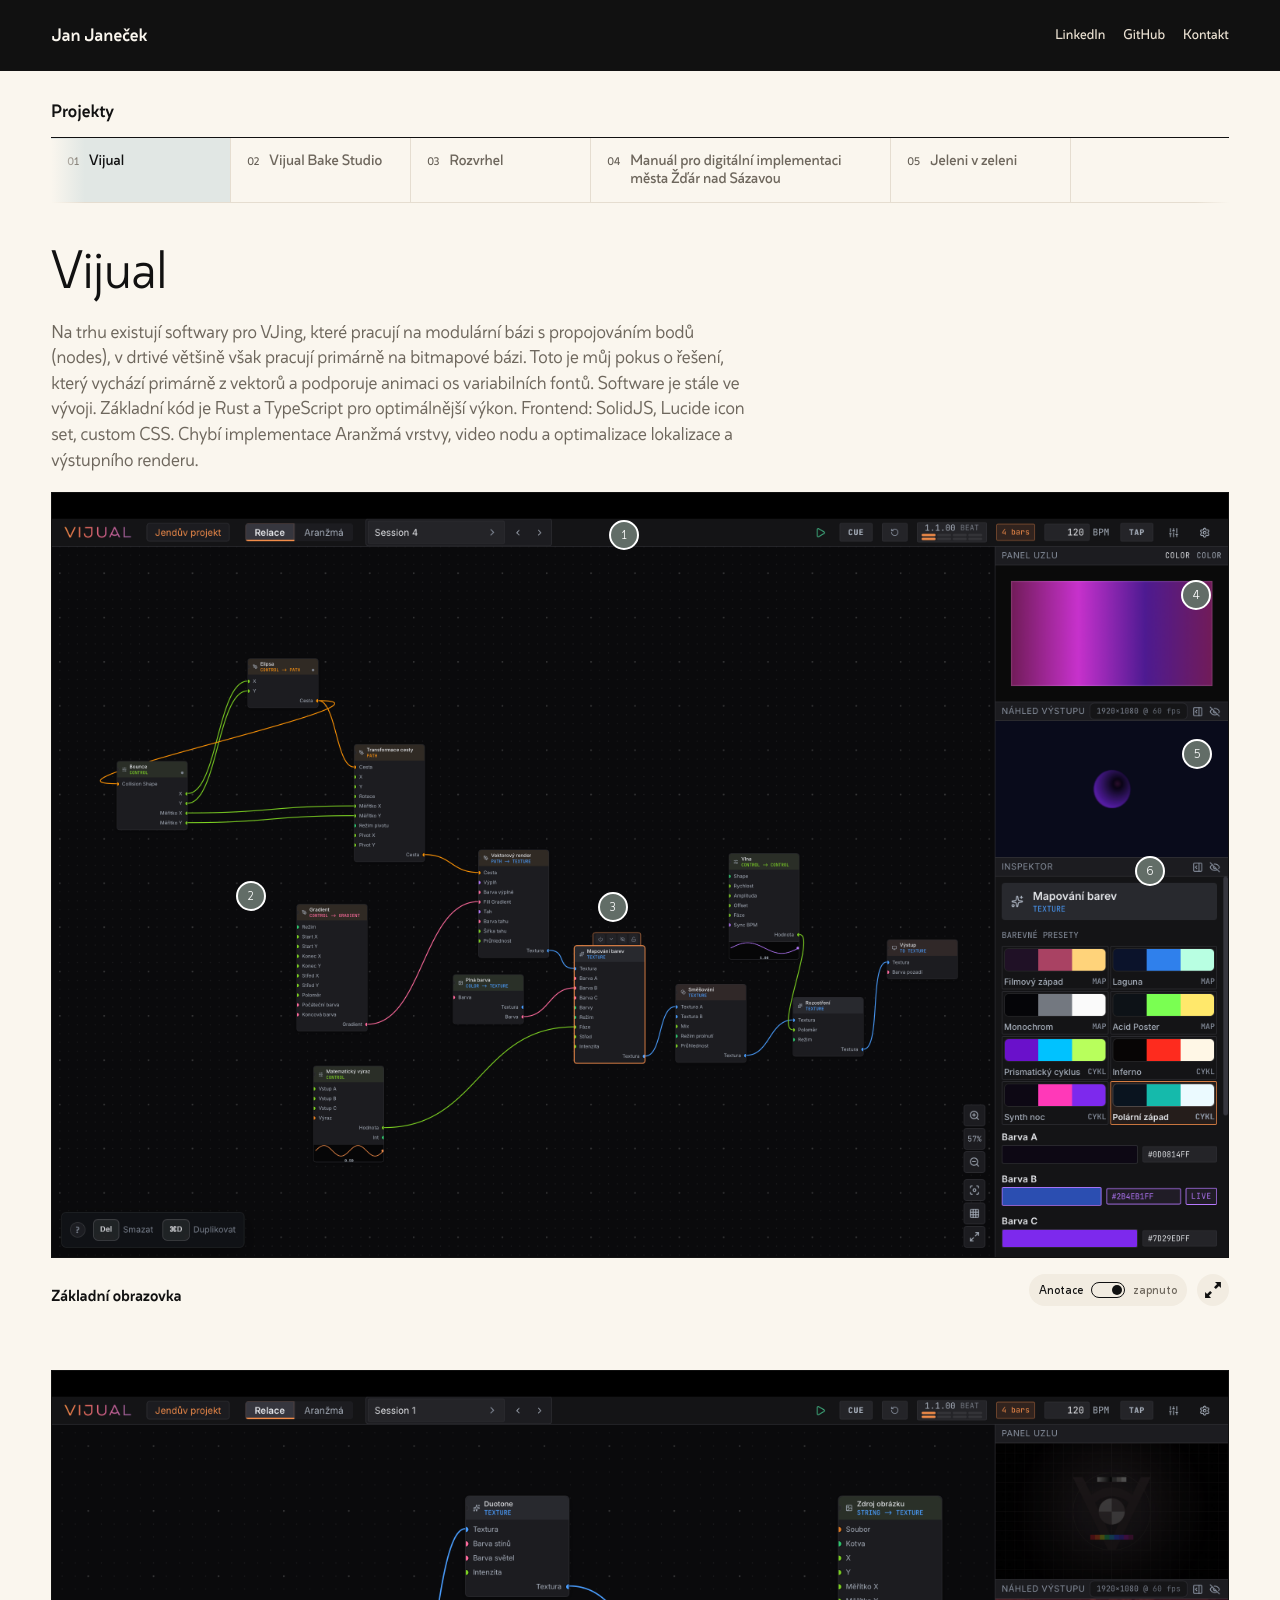
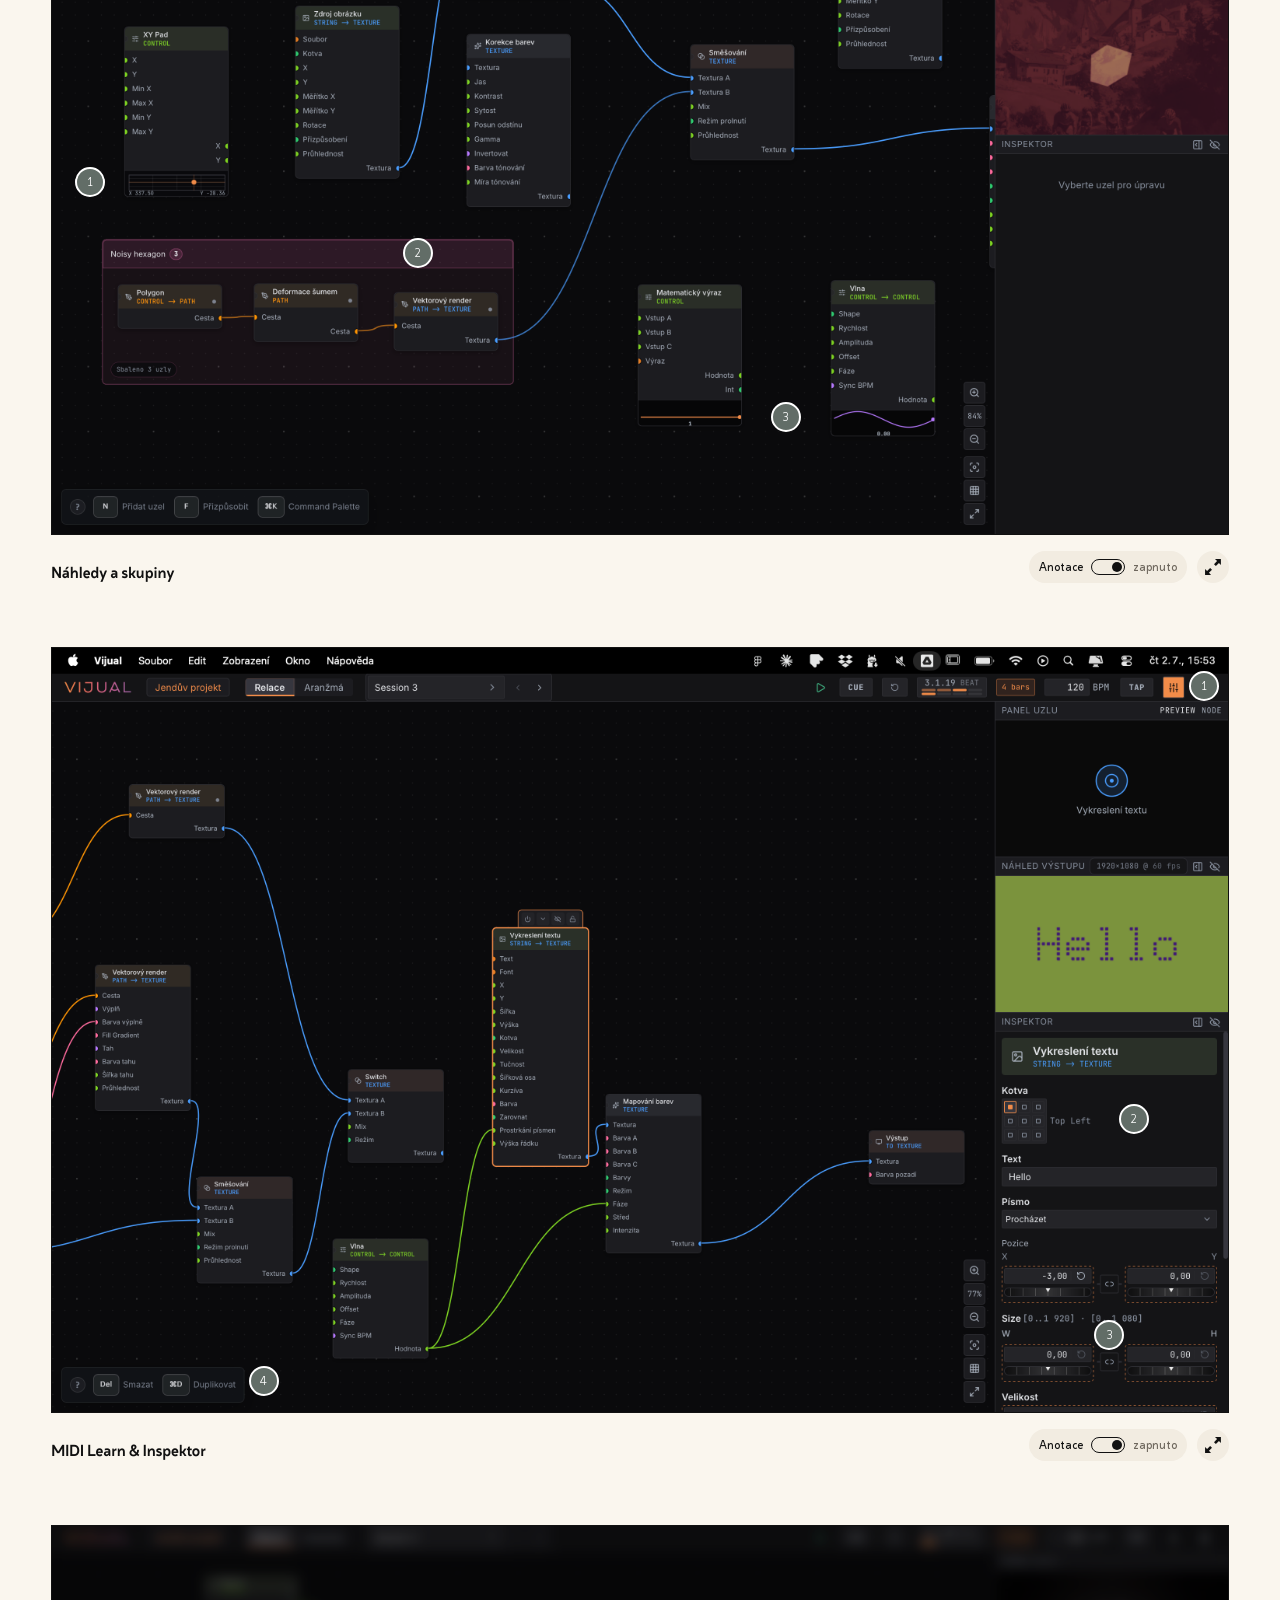
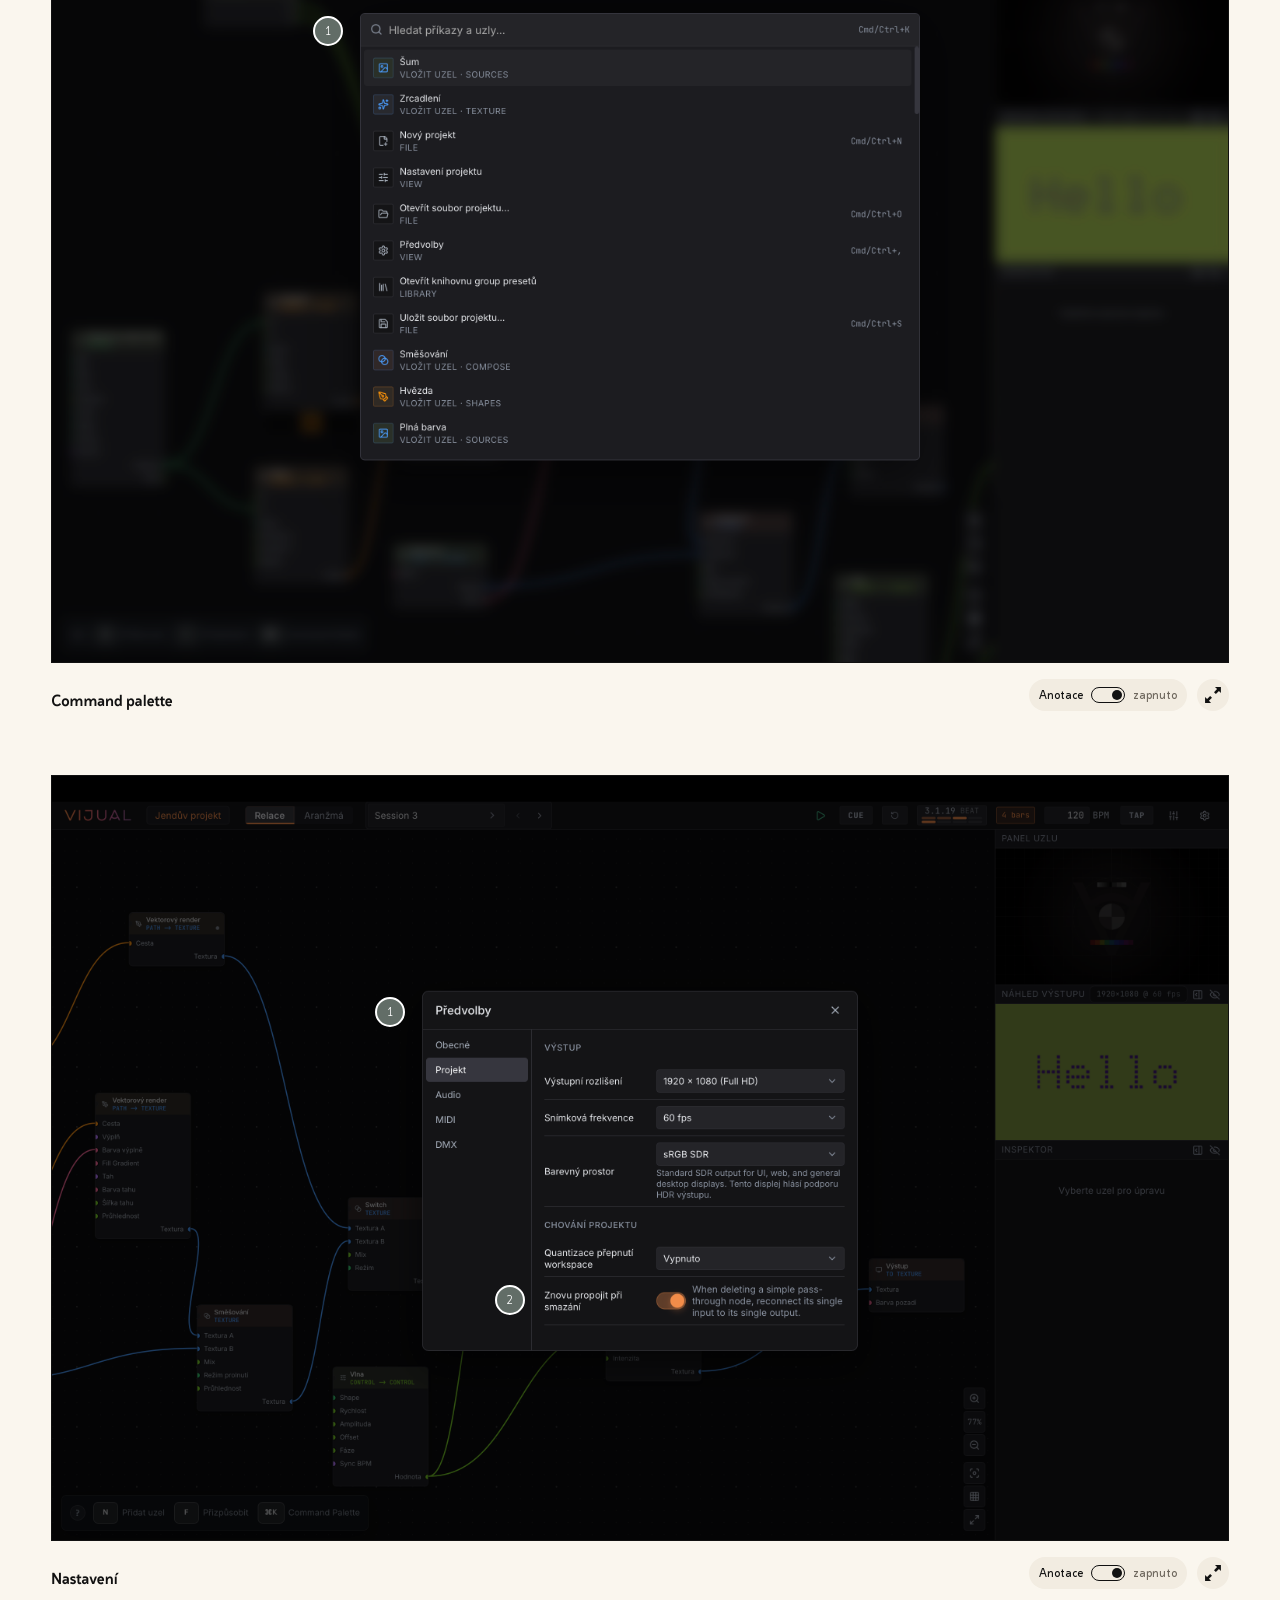
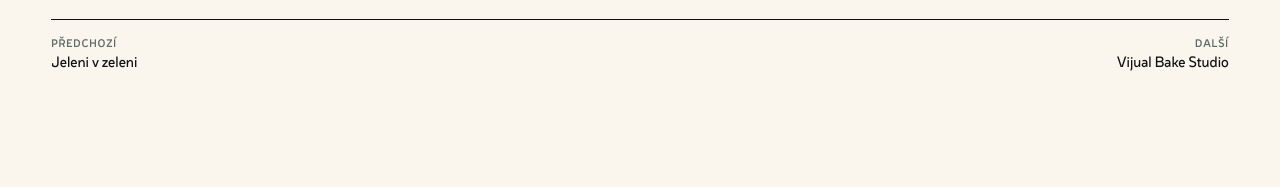
<file: index.html>
<!doctype html>
<html lang="cs">
  <head>
    <meta charset="utf-8" />
    <meta name="viewport" content="width=device-width, initial-scale=1" />
    <meta
      name="description"
      content="Portfolio produktového UI designéra a frontendisty: návrh rozhraní, HTML/CSS implementace a přístupnost."
    />
    <meta name="theme-color" content="#faf6ee" />
    <title>Jan Janeček — produktový UI design & frontend</title>
    <link rel="icon" href="assets/favicon.svg" type="image/svg+xml" />
    <link rel="stylesheet" href="styles.css?v=20260710-loupe" />
  </head>
  <body>
    <a class="skip-link" href="#obsah">Přeskočit na obsah</a>

    <header class="site-header" aria-label="Hlavní navigace">
      <a class="brand" href="#obsah" aria-label="Jan Janeček">
        <span>Jan Janeček</span>
      </a>

      <nav class="top-links" aria-label="Externí odkazy">
        <a href="https://www.linkedin.com/in/jan-janecek-jihlava/" rel="noreferrer" target="_blank">LinkedIn</a>
        <a href="https://github.com/yaneczech" rel="noreferrer" target="_blank">GitHub</a>
        <a href="mailto:jan@dizen.cz">Kontakt</a>
      </nav>
    </header>

    <main id="obsah" class="page-shell">
      <section class="portfolio-layout" aria-label="Portfolio projektů">
        <aside class="project-index" aria-labelledby="project-index-title">
          <div class="index-sticky">
            <div class="index-heading">
              <h2 id="project-index-title">Projekty</h2>
            </div>

            <nav id="project-list" class="project-list" aria-label="Seznam projektů"></nav>
          </div>
        </aside>

        <article id="project-detail" class="project-detail" aria-live="polite"></article>
      </section>
    </main>

    <script src="projects.js?v=20260710-json"></script>
    <script src="app.js?v=20260713-hotspot-toggle"></script>
  </body>
</html>
</file>
<file: styles.css>
:root {
  --background: #faf6ee;
  --panel: #ffffff;
  --text: #111111;
  --muted: #6e675d;
  --quiet: #655f56;
  --line: #e5ddd0;
  --line-strong: #111111;
  --accent: #626d67;
  --accent-dark: #525B56;
  --surface: #f2ece1;
  --surface-2: #ebe1d2;
  --focus: #755537;
  --max-width: 1320px;
  --gutter: clamp(20px, 4vw, 64px);
  --space-s: clamp(10px, 1vw, 14px);
  --space-m: clamp(18px, 2vw, 28px);
  --space-l: clamp(34px, 5vw, 76px);
  --space-xl: clamp(64px, 9vw, 136px);
  --font: "Identist Sans", "Helvetica Neue", Arial, ui-sans-serif, system-ui, -apple-system, BlinkMacSystemFont, "Segoe UI", sans-serif;
}

@font-face {
  font-family: "Identist Sans";
  src: url("assets/webfont/IdentistSans-VariableVF.ttf?v=20260710-fontfix2") format("truetype");
  font-weight: 200 700;
  font-style: normal;
  font-display: swap;
}

* {
  box-sizing: border-box;
}

html {
  scroll-behavior: smooth;
}

body {
  margin: 0;
  background: var(--background);
  color: var(--text);
  font-family: var(--font);
  font-size: 16px;
  line-height: 1.5;
  text-rendering: geometricPrecision;
}

body::selection {
  background: var(--accent);
  color: #ffffff;
}

body.is-lightbox-open {
  overflow: hidden;
}

a {
  color: inherit;
  text-decoration-thickness: 0.08em;
  text-underline-offset: 0.18em;
}

button,
select {
  font: inherit;
}

button {
  color: inherit;
  user-select: none;
}

:focus-visible {
  outline: 2px solid var(--focus);
  outline-offset: 4px;
}

.skip-link {
  position: fixed;
  left: 16px;
  top: 16px;
  z-index: 20;
  transform: translateY(-160%);
  background: var(--text);
  color: #ffffff;
  padding: 10px 14px;
}

.skip-link:focus {
  transform: translateY(0);
}

.site-header {
  display: flex;
  align-items: center;
  justify-content: space-between;
  gap: 24px;
  max-width: var(--max-width);
  margin: 0 auto;
  padding: 22px var(--gutter);
  background-color: var(--text);
  color: var(--background);
}

.brand {
  font-size: 18px;
  font-weight: 500;
  letter-spacing: normal;
  text-decoration: none;
}

.brand span::before {
  content: none;
}

.top-links {
  display: flex;
  flex-wrap: wrap;
  justify-content: flex-end;
  gap: 10px 18px;
  color: var(--surface-2);
  font-size: 14px;
}

.top-links a {
  display: inline-flex;
  align-items: center;
  min-height: 24px;
  text-decoration: none;
}

.top-links a:hover {
  color: var(--background);
}

.page-shell {
  max-width: var(--max-width);
  margin: 0 auto;
  padding: 30px var(--gutter) 0;
}

.portfolio-layout {
  display: grid;
  grid-template-columns: 1fr;
  gap: 34px;
  min-width: 0;
  padding: 0 0 var(--space-xl);
}

.project-index {
  min-width: 0;
}

.index-sticky {
  position: relative;
}

.index-sticky::before,
.index-sticky::after {
  content: "";
  position: absolute;
  top: 38px;
  z-index: 2;
  width: 34px;
  height: 100%;
  pointer-events: none;
}

.index-sticky::before {
  left: 0;
  background: linear-gradient(90deg, var(--background), transparent);
}

.index-sticky::after {
  right: 0;
  background: linear-gradient(90deg, transparent, var(--background));
}

.index-heading {
  margin-bottom: 14px;
}

.index-heading h2 {
  margin: 0;
  font-size: 18px;
  line-height: 1.2;
  letter-spacing: normal;
  font-weight: 500;
}

.project-list {
  display: flex;
  gap: 0;
  width: 100%;
  min-width: 0;
  max-width: 100%;
  overflow-x: auto;
  padding-bottom: 0;
  border-top: 1px solid var(--line-strong);
  border-bottom: 1px solid var(--line);
  overscroll-behavior-inline: contain;
  scrollbar-width: none;
}

.project-list::-webkit-scrollbar {
  display: none;
}

.project-link {
  display: grid;
  grid-template-columns: auto minmax(0, 1fr);
  flex: 0 0 auto;
  gap: 10px;
  align-items: baseline;
  min-width: 180px;
  max-width: 300px;
  padding: 13px 18px 14px 16px;
  border-bottom: 0;
  border-right: 1px solid var(--line);
  text-decoration: none;
  color: var(--muted);
}

.project-link:hover {
  color: var(--text);
}

.project-link.is-active {
  color: var(--accent-dark);
  background: #e1e7e4;
}

.project-link.is-active {
  color: var(--text);
}

.project-link__number {
  color: var(--quiet);
  font-size: 11px;
  font-weight: 400;
  letter-spacing: normal;
}

.project-link__body {
  display: grid;
  gap: 6px;
}

.project-link__title {
  overflow: hidden;
  font-size: 15px;
  line-height: 1.25;
  letter-spacing: normal;
  font-weight: 430;
}

.project-detail {
  min-width: 0;
  padding: 0;
  border: 0;
  background: transparent;
}

.case-header {
  display: grid;
  gap: 14px;
  padding-bottom: 0;
  border-bottom: 0;
}

.case-header h2 {
  margin: 0;
  font-size: clamp(36px, 4.6vw, 54px);
  line-height: 1.25;
  letter-spacing: normal;
  font-weight: 200;
  max-width: 24ch;
}

.case-annotation {
  max-width: 62ch;
  margin: 0;
  color: var(--muted);
  font-size: clamp(16px, 1.45vw, 20px);
  line-height: 1.38;
  font-weight: 300;
}

.case-links {
  display: flex;
  flex-wrap: wrap;
  gap: 8px 18px;
  margin-top: 2px;
}

.case-links a {
  color: var(--accent-dark);
  font-size: 14px;
  font-weight: 520;
  line-height: 1.25;
  text-decoration-thickness: 1px;
  text-underline-offset: 0.22em;
}

.case-links a:hover {
  color: var(--text);
}

.screen-stack {
  display: grid;
  gap: clamp(30px, 5vw, 64px);
  margin-top: 20px;
}

.screen-section {
  position: relative;
  margin-top: 0;
  min-width: 0;
  overflow: visible;
}

.screen-toolbar {
  display: flex;
  align-items: end;
  justify-content: space-between;
  gap: 14px;
  padding: 16px 0 0;
}

.screen-toolbar h3 {
  margin: 0;
  font-size: 16px;
  line-height: 1.25;
  letter-spacing: normal;
  font-weight: 520;
}

.screen-actions {
  display: flex;
  flex-wrap: wrap;
  justify-content: flex-end;
  align-items: center;
  gap: 10px;
}

.screen-actions>* {
  display: inline-block;
}

select,
.annotation-toggle,
.zoom-toggle,
.screen-open,
.lightbox-close {
  min-height: 32px;
  background: var(--surface);
  color: var(--text);
  padding: 6px 10px;
  font-size: 12px;
  cursor: pointer;
  border: none;
}

select,
.annotation-toggle, 
.zoom-toggle,
.screen-open,
.lightbox-close  {
  border-radius: 999px;
}
.screen-open,
.lightbox-close  {
  display: inline-grid;
  place-items: center;
  line-height: 1;
}

.screen-open {
  width: 32px;
  padding-inline: 8px;
}

.screen-open:hover,
.lightbox-close:hover {
  background: var(--text);
  color: var(--background);
}

.annotation-toggle {
  display: inline-grid;
  grid-template-columns: auto 34px auto;
  gap: 8px;
  align-items: center;
  cursor: pointer;
  min-width: 154px;
}

.annotation-toggle:hover {
  background: var(--text);
  color: #ffffff;
}

.annotation-toggle__label,
.annotation-toggle__state {
  line-height: 1;
}

.annotation-toggle__state {
  color: var(--muted);
}

.annotation-toggle:hover .annotation-toggle__state {
  color: #ffffff;
}

.annotation-toggle__track {
  position: relative;
  width: 34px;
  height: 16px;
  border: 1px solid currentColor;
  border-radius: 999px;
}

.annotation-toggle__thumb {
  position: absolute;
  left: 2px;
  top: 2px;
  width: 10px;
  height: 10px;
  background: currentColor;
  border-radius: 999px;
  transform: translateX(0);
  transition: transform 140ms ease;
}

.annotation-toggle.is-on .annotation-toggle__thumb {
  transform: translateX(18px);
}

.zoom-toggle {
  display: inline-flex;
  align-items: center;
  gap: 10px;
}

.zoom-toggle svg {
  flex: 0 0 auto;
}

.zoom-toggle span {
  line-height: 1;
}

.zoom-toggle span + span {
  color: var(--muted);
}

.zoom-toggle:hover,
.zoom-toggle.is-on {
  background: var(--text);
  color: var(--background);
}

.zoom-toggle:hover span + span,
.zoom-toggle.is-on span + span {
  color: var(--surface-2);
}

.zoom-toggle:disabled {
  cursor: not-allowed;
  opacity: 0.45;
}

.zoom-toggle:disabled:hover {
  background: var(--surface);
  color: var(--text);
}

.zoom-toggle:disabled:hover span + span {
  color: var(--muted);
}

.screen-switcher {
  display: flex;
  max-width: min(58vw, 760px);
  overflow-x: auto;
  border-left: 1px solid var(--line);
  scrollbar-width: none;
}

.screen-switcher::-webkit-scrollbar {
  display: none;
}

.screen-tab {
  display: inline-grid;
  grid-template-columns: auto minmax(0, 1fr);
  flex: 0 0 auto;
  gap: 8px;
  align-items: baseline;
  min-height: 32px;
  max-width: 240px;
  border: 1px solid var(--line);
  border-left: 0;
  background: transparent;
  color: var(--muted);
  padding: 7px 11px 8px;
  font-size: 12px;
  line-height: 1.15;
  text-align: left;
  cursor: pointer;
}

.screen-tab span {
  color: var(--quiet);
  font-size: 10px;
}

.screen-tab:hover,
.screen-tab.is-active {
  color: var(--text);
  background: #e1e7e4;
}

.screen-frame {
  position: relative;
  margin: 0;
  max-width: 100%;
  overflow: visible;
}

.screen-canvas {
  position: relative;
  min-height: 0;
  overflow: visible;
  border: 1px solid var(--line-strong);
  background: var(--surface);
  aspect-ratio: 16 / 10;
  max-width: 100%;
}

.screen-canvas.has-image {
  aspect-ratio: auto;
}

.screen-canvas img {
  display: block;
  width: 100%;
  height: auto;
  object-fit: contain;
}

.screen-placeholder {
  position: absolute;
  inset: 0;
  display: grid;
  place-items: center;
  padding: clamp(22px, 4vw, 48px);
  overflow: hidden;
  background: var(--surface);
}

.placeholder-bar {
  display: none;
}

.placeholder-grid {
  display: none;
}

.placeholder-grid span {
  border: 1px solid #cfcfcf;
  background: #ffffff;
}

.screen-placeholder p {
  margin: 0;
  color: var(--accent);
  font-size: clamp(28px, 4vw, 54px);
  line-height: 1;
  letter-spacing: normal;
}

.hotspot-layer {
  position: absolute;
  inset: 0;
  z-index: 20;
  pointer-events: none;
}

.hotspot {
  position: absolute;
  left: var(--x);
  top: var(--y);
  z-index: 21;
  display: grid;
  width: 30px;
  height: 30px;
  place-items: center;
  transform: translate(-50%, -50%);
  border: 2px solid #ffffff;
  border-radius: 999px;
  background: var(--accent);
  color: #ffffff;
  cursor: pointer;
  pointer-events: auto;
}

.hotspot span {
  font-size: 12px;
  font-weight: 700;
}

.hotspot::after {
  display: none;
}

.hotspot:hover,
.hotspot:focus-visible,
.hotspot.is-open {
  background: var(--accent-dark);
}

.hotspot-tooltip {
  position: absolute;
  left: min(max(var(--x), 22%), 78%);
  top: var(--y);
  z-index: 100;
  display: grid;
  width: min(300px, calc(100vw - 40px));
  gap: 7px;
  transform: translate(-50%, calc(-100% - 18px));
  padding: 14px;
  border: 1px solid var(--line-strong);
  border-radius: 0;
  background: #ffffff;
  color: var(--text);
  opacity: 0;
  pointer-events: none;
  transition: opacity 160ms ease, transform 160ms ease;
}

.hotspot-tooltip strong {
  font-size: 14px;
  line-height: 1.15;
  font-weight: 400;
  letter-spacing: .02em;
}

.hotspot-tooltip span {
  color: var(--muted);
  font-size: 13px;
  line-height: 1.35;
}

.hotspot:hover + .hotspot-tooltip,
.hotspot:focus-visible + .hotspot-tooltip,
.hotspot.is-open + .hotspot-tooltip {
  opacity: 1;
  transform: translate(-50%, calc(-100% - 10px));
}

.hide-annotations .hotspot-layer {
  display: none;
}

.lightbox {
  position: fixed;
  inset: 0;
  z-index: 500;
  display: none;
  overflow-y: auto;
  background: color-mix(in srgb, var(--background) 96%, #ffffff 4%);
  padding: 22px var(--gutter);
}

.lightbox.is-open {
  display: block;
}

.lightbox-inner {
  display: grid;
  align-content: start;
  gap: 16px;
  max-width: min(1760px, 100%);
  margin: 0 auto;
}

.lightbox-bar {
  display: flex;
  justify-content: space-between;
  gap: 24px;
  align-items: end;
  padding-bottom: 12px;
  border-bottom: 1px solid var(--line-strong);
}

.lightbox-title {
  display: grid;
  gap: 5px;
}

.lightbox-title span {
  color: var(--accent-dark);
  font-size: 11px;
  font-weight: 550;
  letter-spacing: 0.08em;
  line-height: 1.2;
  text-transform: uppercase;
}

.lightbox-title h2 {
  margin: 0;
  font-size: clamp(24px, 3vw, 48px);
  font-weight: 200;
  line-height: 1.04;
}

.lightbox-figure {
  display: grid;
  min-height: 0;
}

.lightbox.is-zoomed .lightbox-figure {
  position: relative;
  display: block;
  max-height: calc(100vh - 156px);
  overflow: auto;
  border: 1px solid var(--line-strong);
  background: var(--surface);
  scrollbar-gutter: stable;
  cursor: grab;
  touch-action: pan-x pan-y;
  user-select: none;
}

.lightbox.is-zoomed .lightbox-figure.is-panning {
  cursor: grabbing;
}

.lightbox .screen-frame {
  align-self: start;
}

.lightbox.is-zoomed .screen-frame {
  width: max-content;
  max-width: none;
}

.lightbox .screen-canvas {
  border-top: 1px solid var(--line-strong);
}

.lightbox .screen-canvas.has-image {
  width: fit-content;
  max-width: 100%;
  margin: 0 auto;
  background: transparent;
}

.lightbox.is-zoomed .screen-canvas.has-image {
  width: max-content;
  max-width: none;
  margin: 0;
  border: 0;
  background: var(--surface);
}

.lightbox .screen-canvas.has-image img {
  width: auto;
  max-width: 100%;
  max-height: calc(100vh - 140px);
}

.lightbox.is-zoomed .screen-canvas.has-image img {
  width: min(180vw, 2200px);
  max-width: none;
  max-height: none;
  user-select: none;
  -webkit-user-drag: none;
}

.lightbox .screen-placeholder {
  position: relative;
  min-height: min(70vh, 760px);
}

.case-nav {
  display: flex;
  justify-content: space-between;
  gap: 18px;
  margin-top: 30px;
  padding-top: 0;
  border-top: 1px solid var(--line-strong);
}

.case-nav a {
  display: inline-grid;
  gap: 2px;
  min-height: 0;
  padding: 16px 0 0;
  text-decoration: none;
  font-size: 15px;
  line-height: 1.25;
  letter-spacing: normal;
  border-top: 2px solid transparent;
  box-sizing: border-box; 
  min-width: 120px; 
}

.case-nav a + a {
  text-align: right;
  border-left: 0;
}

.case-nav span {
  color: var(--accent);
  font-size: 11px;
  font-weight: 500;
  letter-spacing: 0.08em;
  text-transform: uppercase;
}

.case-nav a:hover {
  color: var(--text);
 border-top: 2px solid var(--text);
}

@media (max-width: 1060px) {
  .portfolio-layout,
  .case-header {
    grid-template-columns: 1fr;
  }

  .index-sticky {
    position: relative;
  }

  .project-link {
    flex: 0 0 auto;
    min-width: 0;
  }
}

@media (max-width: 720px) {
  .site-header {
    display: grid;
  }

  .top-links {
    justify-content: start;
  }

  .site-header {
    margin-top: 0;
    border-radius: 0;
    border-left: 0;
    border-right: 0;
    border-top: 0;
  }

  .project-detail {
    margin-inline: calc(-1 * var(--gutter));
    padding-inline: var(--gutter);
  }

  .screen-toolbar,
  .screen-actions {
    align-items: center;
  }

  .screen-toolbar {
    display: flex;
    flex-wrap: wrap;
  }

  .screen-actions {
    display: flex;
    flex-wrap: wrap;
    justify-content: flex-start;
  }

  .screen-switcher {
    max-width: 100%;
  }

  .screen-canvas {
    min-height: 360px;
    aspect-ratio: 4 / 3;
  }

  .screen-canvas.has-image {
    min-height: 0;
    aspect-ratio: auto;
  }

  .project-link {
    flex-basis: 188px;
  }

  .hotspot-tooltip {
    left: 50%;
    width: calc(100% - 28px);
  }

  .case-nav {
    grid-template-columns: 1fr;
  }

  .case-nav a + a {
    border-top: 1px solid var(--line);
    border-left: 0;
    text-align: left;
  }

  .lightbox {
    padding: 16px var(--gutter);
  }

  .lightbox-bar {
    display: grid;
    align-items: start;
  }

  .lightbox .screen-canvas.has-image {
    width: 100%;
  }

  .lightbox .screen-canvas.has-image img {
    width: 100%;
    max-height: none;
  }

  .lightbox.is-zoomed .screen-canvas.has-image {
    width: max-content;
  }

  .lightbox.is-zoomed .screen-canvas.has-image img {
    width: min(220vw, 1800px);
  }
}

@media (prefers-reduced-motion: reduce) {
  *,
  *::before,
  *::after {
    scroll-behavior: auto !important;
    transition: none !important;
  }
}
</file>
